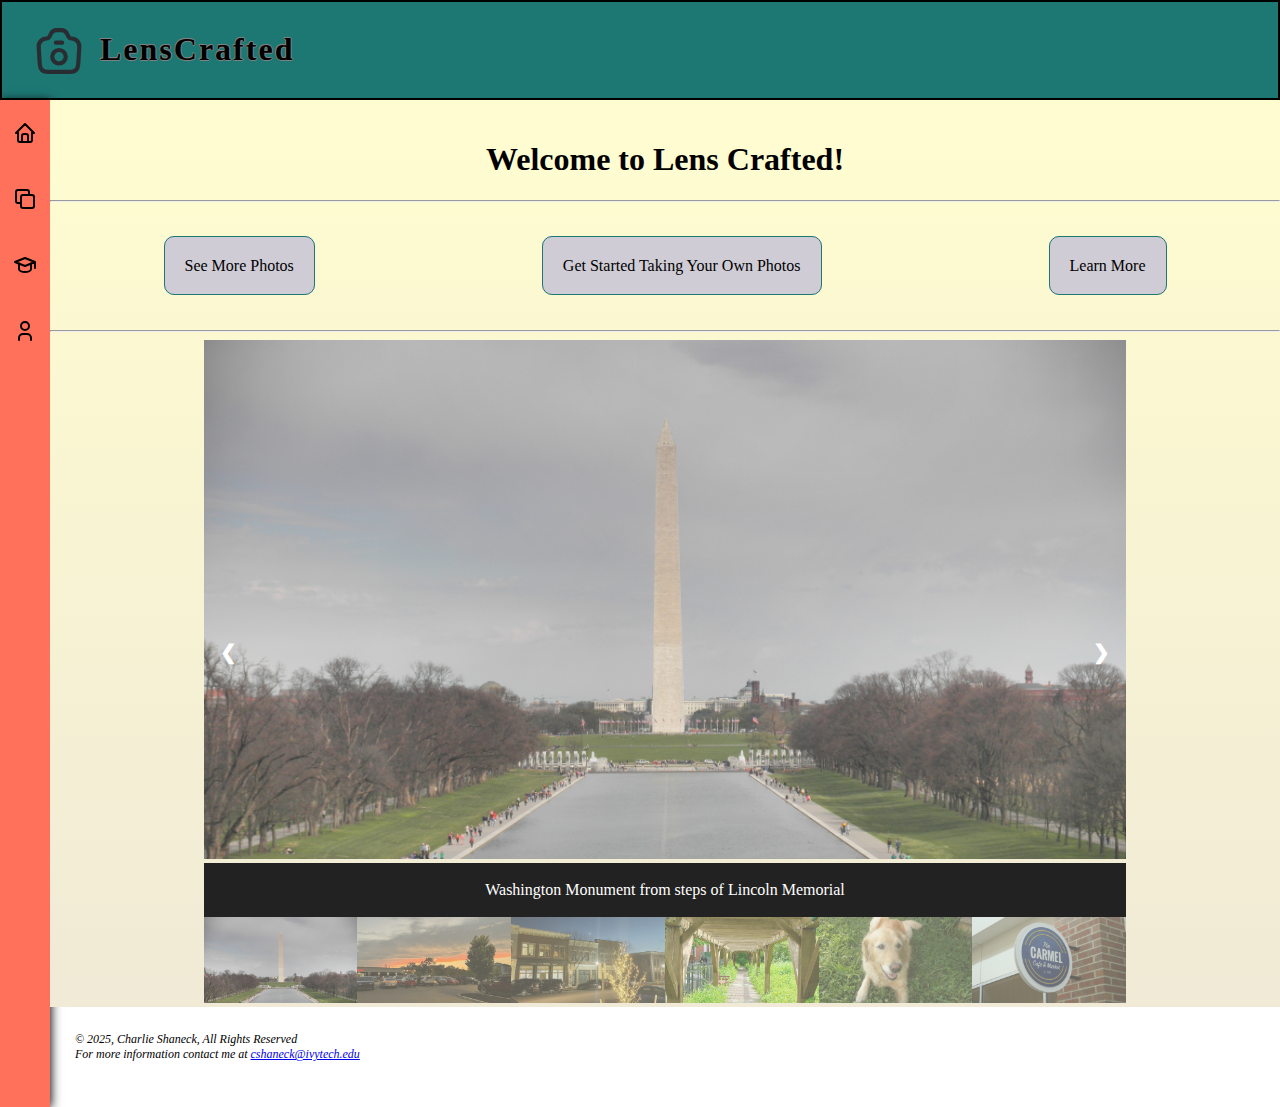
<file: index.html>
<!DOCTYPE html>

<html lang="en">
	<head>
		<title>LensCrafted</title>
		<meta charset="UTF-8">
		<meta name="viewport" content="width=device-width, initial-scale=1.0">
		<link rel="stylesheet" href="lens.css">
		<link rel="icon" type="image/x-icon" href="favicon.ico">
	</head>
	
	<body>
	<div class="grid-container">
		<header><img src="camera.svg" height="50" width="50" alt="logo"><h1>LensCrafted</h1></header>
		<div class="navigation">		
			
			<a href="index.html"><div class="icon"><img src="home.svg" alt="home" height="24" width="24"></div></a>
			
			<a href="gallery.html"><div class="icon"><img src="squares.svg" alt="gallery" height="24" width="24"></div></a>
			
			<a href="tutorials.html"><div class="icon"><img src="school.svg" alt="tutorials" height="24" width="24"></div></a>
			
			<a href="about.html"><div class="icon"><img src="user.svg" alt="about" height="24" width="24"></div></a>
			
		</div>
		
		<main>
			
			<h1 style="text-align:center; padding-top:20px">Welcome to Lens Crafted!</h1>
			<hr>
			<div style="display: flex; flex-direction: row; width: 100%; margin:25px auto; justify-content: space-around; flex-wrap: wrap">
				<div style="margin:30px"><a class="homebutton" href="gallery.html">See More Photos</a></div>
				
				<div style="margin:30px"><a class="homebutton" href="tutorials.html">Get Started Taking Your Own Photos</a></div>
				
				<div style="margin:30px"><a class="homebutton" href="about.html">Learn More</a></div>
			</div>
			<hr>
			<div class="slideshowContainer">
				<div class="homeSlides">
					<img src="dc.jpg" style="width:100%" alt="dc">
				</div>
				
				<div class="homeSlides">
					<img src="sunset.jpeg" style="width:100%" alt="sunset">
				</div>
				
				<div class="homeSlides">
					<img src="moon.jpeg" style="width:100%" alt="moon">
				</div>
				
				<div class="homeSlides">
					<img src="pavilion.jpeg" style="width:100%" alt="pavilion">
				</div>
				
				<div class="homeSlides">
					<img src="dog.jpg" style="width:100%" alt="dog">
				</div>
				
				<div class="homeSlides">
					<img src="sign.jpg" style="width:100%" alt="sign">
				</div>
				
				<a class="prev" onclick="plusSlides(-1)">&#10094;</a>
				<a class="next" onclick="plusSlides(1)">&#10095;</a>
				
				<div class="caption-container">
					<p id=caption></p>
				</div>
				
				<div class="row">
					<div class="column">
						<img class="demo cursor" src="dc.jpg" style="width:100%" onclick="currentSlide(1)" alt="Washington Monument from steps of Lincoln Memorial">
					</div>
					
					<div class="column">
						<img class="demo cursor" src="sunset.jpeg" style="width:100%" onclick="currentSlide(2)" alt="Sunset over Muncie">
					</div>
					
					<div class="column">
						<img class="demo cursor" src="moon.jpeg" style="width:100%" onclick="currentSlide(3)" alt="Christmas Moonrise and the Evening Star">
					</div>
					
					<div class="column">
						<img class="demo cursor" src="pavilion.jpeg" style="width:100%" onclick="currentSlide(4)" alt="Garden Pavilion in summer">
					</div>
					
					<div class="column">
						<img class="demo cursor" src="dog.jpg" style="width:100%" onclick="currentSlide(5)" alt="Golda">
					</div>
					
					<div class="column">
						<img class="demo cursor" src="sign.jpg" style="width:100%" onclick="currentSlide(6)" alt="Carmel High School cafe">
					</div>
				</div>
			</div>
		</main>
		
		<footer>&copy; 2025, Charlie Shaneck, All Rights Reserved <br> For more information contact me at <a href="mailto:cshaneck@ivytech.edu">cshaneck@ivytech.edu</a></footer>
	</div>
	
		<script>
			let slideIndex = 1;
			showSlides(slideIndex);

			function plusSlides(n) {
				showSlides(slideIndex += n);
			}

			function currentSlide(n) {
				showSlides(slideIndex = n);
			}

			function showSlides(n) {
				let i;
				let slides = document.getElementsByClassName("homeSlides");
				let dots = document.getElementsByClassName("demo");
				let captionText = document.getElementById("caption");
				if (n > slides.length) {slideIndex = 1}
				if (n < 1) {slideIndex = slides.length}
				for (i = 0; i < slides.length; i++) {
					slides[i].style.display = "none";
				}
				for (i = 0; i < dots.length; i++) {
					dots[i].className = dots[i].className.replace(" active", "");
				}
				slides[slideIndex-1].style.display = "block";
				dots[slideIndex-1].className += " active";
				captionText.innerHTML = dots[slideIndex-1].alt;
				} 
		</script>
	</body>
	
</html>
</file>
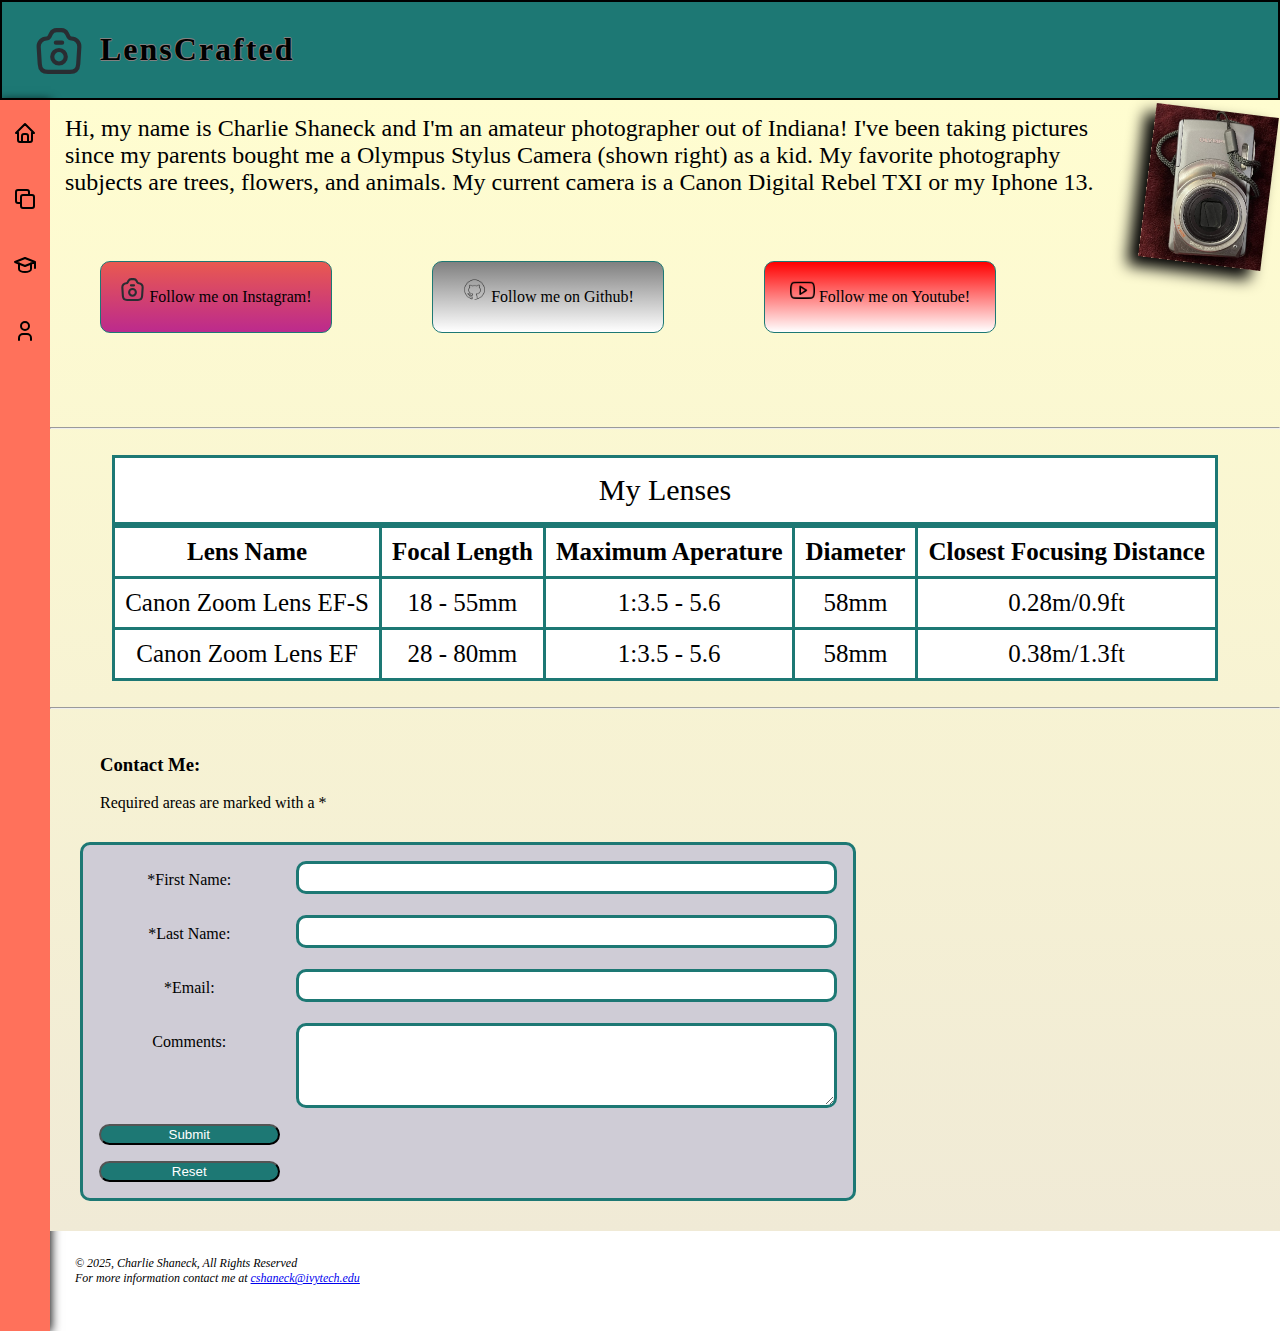
<file: about.html>
<!DOCTYPE html>

<html lang="en">
	<head>
		<title>LensCrafted::About</title>
		<meta charset="UTF-8">
		<meta name="viewport" content="width=device-width, initial-scale=1.0">
		<link rel="stylesheet" href="lens.css">
		<link rel="icon" type="image/x-icon" href="favicon.ico">
	</head>
	
	<body>
	<div class="grid-container">
		<header><img src="camera.svg" height="50" width="50" alt="camera logo"><h1>LensCrafted</h1></header>
		<div class="navigation">		
			<a href="index.html"><div class="icon"><img src="home.svg" alt="home" height="24" width="24"></div></a>
			
			<a href="gallery.html"><div class="icon"><img src="squares.svg" alt="gallery" height="24" width="24"></div></a>
			
			<a href="tutorials.html"><div class="icon"><img src="school.svg" alt="tutorials" height="24" width="24"></div></a>
			
			<a href="about.html"><div class="icon"><img src="user.svg" alt="about" height="24" width="24"></div></a>
		</div>
		
		<main>
			<img src="firstcamera.jpg" width="10%" class="image-right" alt="My first camera">

			<p class="main-content">Hi, my name is Charlie Shaneck and I'm an amateur photographer out of Indiana! I've been taking pictures since my parents bought me a Olympus Stylus Camera (shown right) as a kid. My favorite photography subjects are trees, flowers, and animals. My current camera is a Canon Digital Rebel TXI or my Iphone 13.</p>
			<div style="display: flex;flex-direction: row">
			
				<a target="_blank" href="https://www.instagram.com/charlies_pictures_n_stuff/" style="margin:50px; padding:15px; background: linear-gradient(#e95950 , #bc2a8d );" class="custombutton"><img src="camera.svg" style="width: 25px" alt="camera logo"> Follow me on Instagram!</a>
			
				<a target="_blank" href="https://github.com/shamrockdvpr" style="margin:50px; padding:15px; background: linear-gradient(grey , white );" class="custombutton"><img src="github.png" style="width: 25px" alt="github logo"> Follow me on Github!</a>
			
				<a target="_blank" href="https://www.youtube.com/channel/UCcbICHXz9s_cv-jYDO1ZYEQ" style="margin:50px; padding:15px; background: linear-gradient(red , white );" class="custombutton"><img src="youtube.webp" style="width: 25px" alt="youtube logo"> Follow me on Youtube!</a>
				
			</div>
			<br>
			<br>
			<hr>
			<br>
			<table>
				<caption>My Lenses</caption>
				<tr>
					<th>Lens Name</th>
					<th>Focal Length</th>
					<th>Maximum Aperature</th>
					<th>Diameter</th>
					<th>Closest Focusing Distance</th>
				</tr>
				<tr>
					<td>Canon Zoom Lens EF-S</td>
					<td>18 - 55mm</td>
					<td>1:3.5 - 5.6</td>
					<td>58mm</td>
					<td>0.28m/0.9ft</td>
				</tr>
				
				<tr>
					<td>Canon Zoom Lens EF</td>
					<td>28 - 80mm</td>
					<td>1:3.5 - 5.6</td>
					<td>58mm</td>
					<td>0.38m/1.3ft</td>
				</tr>
			</table>
			<br>
			<hr>
			<br>
			<h3 style="padding-left: 50px">Contact Me:</h3>
			<p style="margin-left:50px">Required areas are marked with a *</p>
		
			
			<form action="https://formsubmit.co/charlesshaneck@gmail.com" method="POST" >
				<label for="MyFName">*First Name:</label>
				<input type="text" id="MyFName" name="First Name:" required>
				<label for="MyLName">*Last Name:</label>
				<input type="text" id="MyLName" name="Last Name:" required>
				<label for="MyEmail">*Email:</label>
				<input type="email" id="MyEmail" name="Email:" required>
				<label for="MyComments">Comments:</label>
				<textarea id="MyComments" name="My Comments:"></textarea>
				<button type="submit">Submit</button>
				<div></div>
				<button>Reset</button>
				<input type="hidden" name="_next" value="https://shamrockdvpr.github.io/lenscrafted/results.html">
			</form>
		</main>
		<footer>&copy; 2025, Charlie Shaneck, All Rights Reserved <br> For more information contact me at <a href="mailto:cshaneck@ivytech.edu">cshaneck@ivytech.edu</a></footer>
	</div>
	</body>
	
</html>
</file>
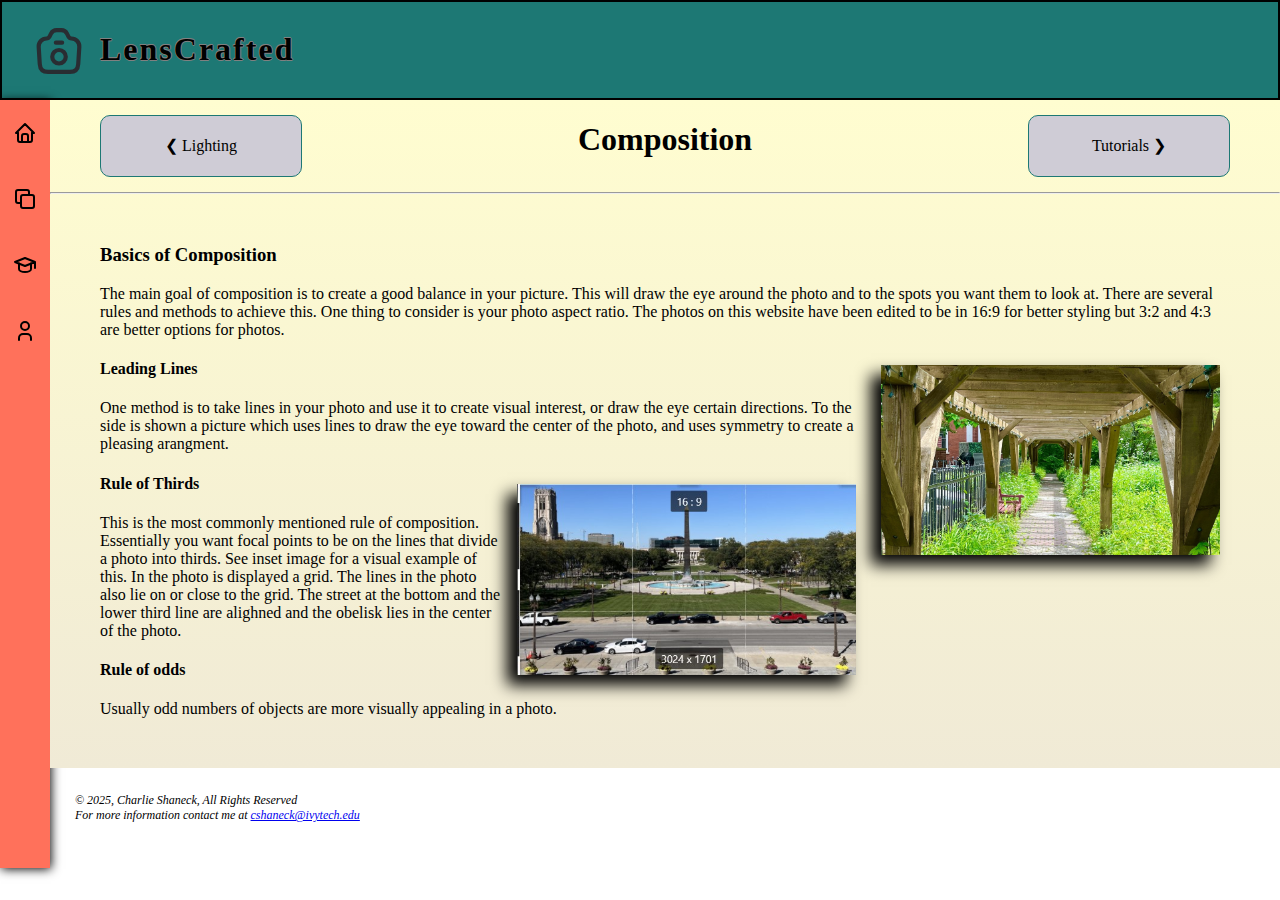
<file: composition.html>
<!DOCTYPE html>

<html lang="en">
	<head>
		<title>LensCrafted::Compositon</title>
		<meta charset="UTF-8">
		<meta name="viewport" content="width=device-width, initial-scale=1.0">
		<link rel="stylesheet" href="lens.css">
		<link rel="icon" type="image/x-icon" href="favicon.ico">
	</head>
	
	<body>
	<div class="grid-container">
		<header><img src="camera.svg" height="50" width="50" alt="logo"><h1>LensCrafted</h1></header>
		<div class="navigation">		
			<a href="index.html"><div class="icon"><img src="home.svg" alt="home" height="24" width="24"></div></a>
			
			<a href="gallery.html"><div class="icon"><img src="squares.svg" alt="gallery" height="24" width="24"></div></a>
			
			<a href="tutorials.html"><div class="icon"><img src="school.svg" alt="tutorials" height="24" width="24"></div></a>
			
			<a href="about.html"><div class="icon"><img src="user.svg" alt="about" height="24" width="24"></div></a>
		</div>
		
		<main>
			<div>
				<a class="custombutton" style="float:left" href="lighting.html">&#10094; Lighting</a>
			</div>
			
			<div>
				<a class="custombutton" style="float:right" href="tutorials.html">Tutorials &#10095;</a>
			</div>
			
			<h1 style="text-align: center">Composition</h1>
			
			<hr style="clear: both">
			
			<div style="margin:50px">
				<h3>Basics of Composition</h3>
				<p>The main goal of composition is to create a good balance in your picture. This will draw the eye around the photo and to the spots you want them to look at. There are several rules and methods to achieve this. One thing to consider is your photo aspect ratio. The photos on this website have been edited to be in 16:9 for better styling but 3:2 and 4:3 are better options for photos.</p>
				
				<img src="pavilion.jpeg" alt="Garden Pavilion" class="tutorialImage" style="width: 30%; float:right">	
				<h4>Leading Lines</h4>
				<p>One method is to take lines in your photo and use it to create visual interest, or draw the eye certain directions. To the side is shown a picture which uses lines to draw the eye toward the center of the photo, and uses symmetry to create a pleasing arangment.</p>
				
				<img src="thirds.jpg" alt="Rule of thirds example" class="tutorialImage" style="width:30%; float: right; margin: 15px">				
				<h4>Rule of Thirds</h4>
				<p>This is the most commonly mentioned rule of composition. Essentially you want focal points to be on the lines that divide a photo into thirds. See inset image for a visual example of this. In the photo is displayed a grid. The lines in the photo also lie on or close to the grid. The street at the bottom and the lower third line are alighned and the obelisk lies in the center of the photo.</p>
				
				<h4>Rule of odds</h4>
				<p>Usually odd numbers of objects are more visually appealing in a photo.</p>
			</div>
			
		</main>
		
		<footer>&copy; 2025, Charlie Shaneck, All Rights Reserved <br> For more information contact me at <a href="mailto:cshaneck@ivytech.edu">cshaneck@ivytech.edu</a></footer>
	</div>
	</body>
	
</html>
</file>
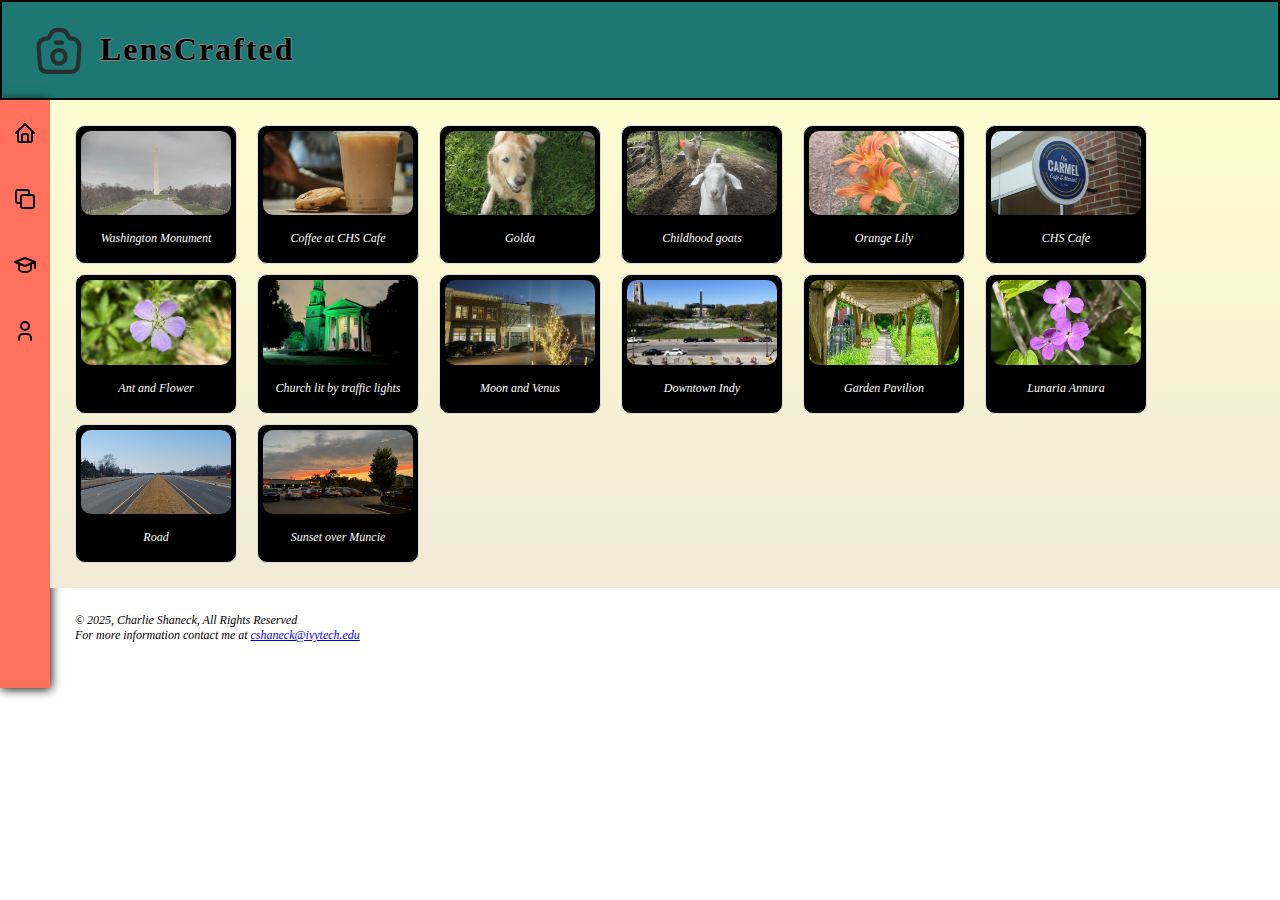
<file: gallery.html>
<!DOCTYPE html>

<html lang="en">
	<head>
		<title>LensCrafted::Gallery</title>
		<meta charset="UTF-8">
		<meta name="viewport" content="width=device-width, initial-scale=1.0">
		<link rel="stylesheet" href="lens.css">
		<link rel="icon" type="image/x-icon" href="favicon.ico">
		<script>
		
		function openModal(){
			document.getElementById("myModal").style.display = "block";
		}
		
		function closeModal(){
			document.getElementById("myModal").style.display = "none";
		}
		
		var slideIndex = 1;
		
		showSlides(slideIndex);
		
		function plusSlides(n){
			showSlides(slideIndex += n)
		}
		
		function currentSlide(n){
			showSlides(slideIndex = n);
		}
		
		function showSlides(n){
			var i;
			var slides = document.getElementsByClassName("mySlides");
			
			if (n > slides.length) {slideIndex = 1}
			if (n < 1) {slideIndex = slides.length}
			for (i = 0; i < slides.length; i++){
				slides[i].style.display = "none";
			}
			slides[slideIndex-1].style.display = "block";
		}
		</script>
		
	</head>
	
	<body>
	<div class="grid-container">
		<header><img src="camera.svg" height="50" width="50" alt="logo"><h1>LensCrafted</h1></header>
		<div class="navigation">
			<a href="index.html"><div class="icon"><img src="home.svg" alt="home" height="24" width="24"></div></a>
			
			<a href="gallery.html"><div class="icon"><img src="squares.svg" alt="gallery" height="24" width="24"></div></a>
			
			<a href="tutorials.html"><div class="icon"><img src="school.svg" alt="tutorials" height="24" width="24"></div></a>
			
			<a href="about.html"><div class="icon"><img src="user.svg" alt="about" height="24" width="24"></div></a>
		</div>
		
		<main>
			<div class="photo-gallery">
			
			<div class="photo-thumb">
				<img src="dc.jpg" alt="dc" style="width:150px" onclick="openModal();currentSlide(1)">
				<p>Washington Monument</p>
			</div>
			
			<div class="photo-thumb">
				<img src="coffee.jpg" alt="coffee" style="width:150px" onclick="openModal();currentSlide(2)">
				<p>Coffee at CHS Cafe</p>
			</div>
			
			<div class="photo-thumb">
				<img src="dog.jpg" alt="dog" style="width:150px" onclick="openModal();currentSlide(3)">
				<p>Golda</p>
			</div>

			<div class="photo-thumb">
				<img src="goat.JPG" alt="goat" style="width:150px" onclick="openModal();currentSlide(4)">
				<p>Childhood goats</p>
			</div>

			<div class="photo-thumb">
				<img src="orange_flower.jpg" alt="orange flower" style="width:150px" onclick="openModal();currentSlide(5)">
				<p>Orange Lily</p>
			</div>
			
			<div class="photo-thumb">
				<img src="sign.jpg" alt="Cafe Sign" style="width:150px" onclick="openModal();currentSlide(6)">
				<p>CHS Cafe</p>
			</div>
			
			<div class="photo-thumb">
				<img src="ant_flower.jpeg" alt="Ant and a flower" style="width:150px" onclick="openModal();currentSlide(7)">
				<p>Ant and Flower</p>
			</div>
			
			<div class="photo-thumb">
				<img src="church.jpeg" alt="Church lit by green light" style="width:150px" onclick="openModal();currentSlide(8)">
				<p>Church lit by traffic lights</p>
			</div>
			
			<div class="photo-thumb">
				<img src="moon.jpeg" alt="Moon over town" style="width:150px" onclick="openModal();currentSlide(9)">
				<p>Moon and Venus</p>
			</div>
			
			<div class="photo-thumb">
				<img src="obelisk.jpeg" alt="Downtown Indianapolis" style="width:150px" onclick="openModal();currentSlide(10)">
				<p>Downtown Indy</p>
			</div>
			
			<div class="photo-thumb">
				<img src="pavilion.jpeg" alt="Pavilion" style="width:150px" onclick="openModal();currentSlide(11)">
				<p>Garden Pavilion</p>
			</div>
			
			<div class="photo-thumb">
				<img src="purp_flower.jpeg" alt="Purple Flower" style="width:150px" onclick="openModal();currentSlide(12)">
				<p>Lunaria Annura</p>
			</div>
			
			<div class="photo-thumb">
				<img src="road.jpeg" alt="Road" style="width:150px" onclick="openModal();currentSlide(13)">
				<p>Road</p>
			</div>
			
			<div class="photo-thumb">
				<img src="sunset.jpeg" alt="Sunset" style="width:150px" onclick="openModal();currentSlide(14)">
				<p>Sunset over Muncie</p>
			</div>
			</div>
			
			
			<div id="myModal" class="modal">
				
				<span class="close cursor" onclick="closeModal()">&times;</span>
				<div class="modal-content">
				
					<div class="mySlides">
						<img src="dc.jpg" style="width:100%">
					</div>
					
					<div class="mySlides">
						<img src="coffee.jpg" style="width:100%">
					</div>
					
					<div class="mySlides">
						<img src="dog.jpg" style="width:100%">
					</div>
					
					<div class="mySlides">
						<img src="goat.JPG" style="width:100%">
					</div>
					
					<div class="mySlides">
						<img src="orange_flower.jpg" style="width:100%">
					</div>
					
					<div class="mySlides">
						<img src="sign.jpg" style="width:100%">
					</div>
					
					<div class="mySlides">
						<img src="ant_flower.jpeg" style="width:100%">
					</div>
					
					<div class="mySlides">
						<img src="church.jpeg" style="width:100%">
					</div>
					
					<div class="mySlides">
						<img src="moon.jpeg" style="width:100%">
					</div>
					
					<div class="mySlides">
						<img src="obelisk.jpeg" style="width:100%">
					</div>
					
					<div class="mySlides">
						<img src="pavilion.jpeg" style="width:100%">
					</div>
					
					<div class="mySlides">
						<img src="purp_flower.jpeg" style="width:100%">
					</div>
					
					<div class="mySlides">
						<img src="road.jpeg" style="width:100%">
					</div>
					
					<div class="mySlides">
						<img src="sunset.jpeg" style="width:100%">
					</div>
				</div>
				
				<a class="prev" onclick="plusSlides(-1)">&#10094;</a>
				<a class="next" onclick="plusSlides(1)">&#10095;</a>
				
				<div class="caption-container">
					<p id="caption"></p>
				</div>
			</div>
		</main>
		
		<footer>&copy; 2025, Charlie Shaneck, All Rights Reserved <br> For more information contact me at <a href="mailto:cshaneck@ivytech.edu">cshaneck@ivytech.edu</a></footer>
	</div>
	</body>
	
</html>
</file>
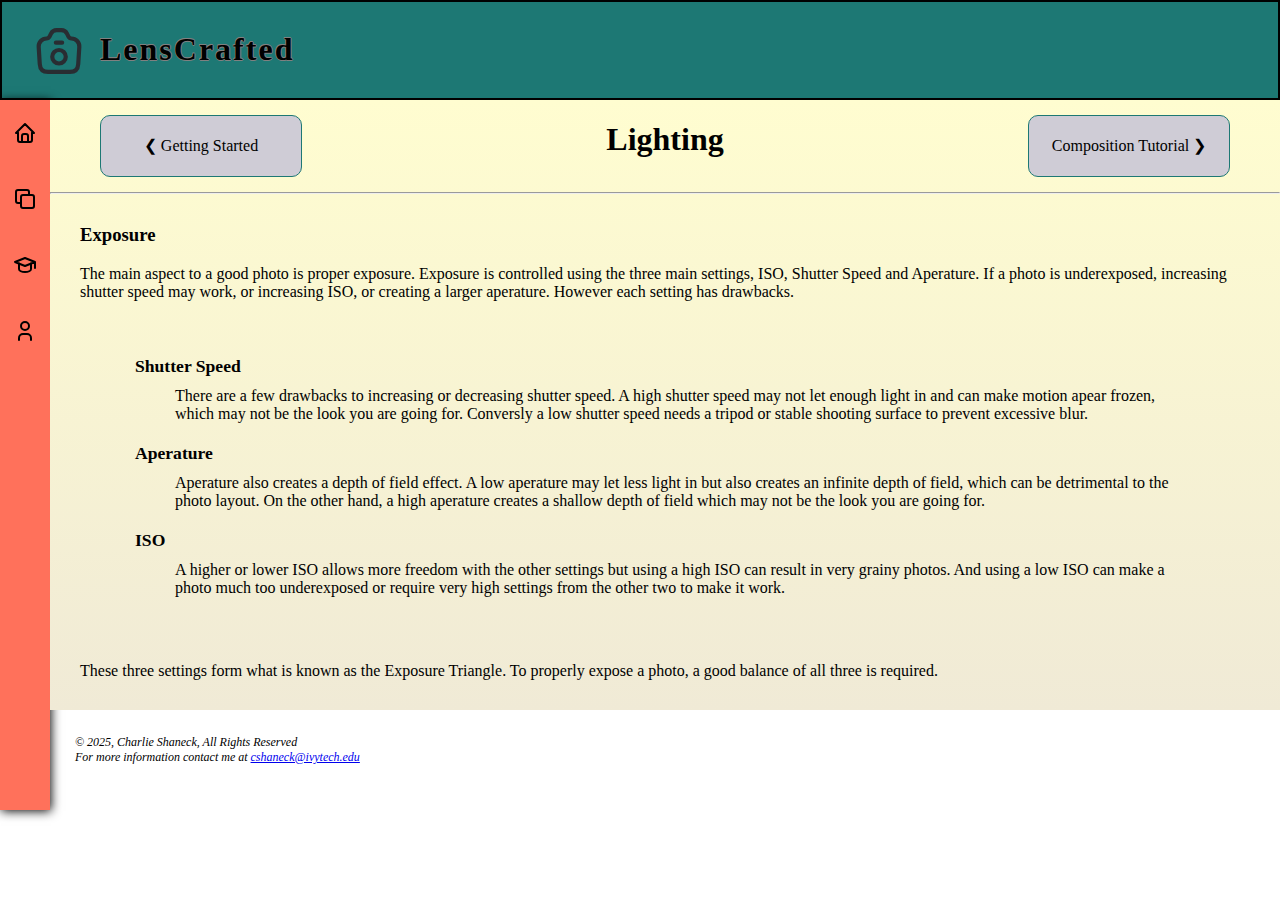
<file: lighting.html>
<!DOCTYPE html>

<html lang="en">
	<head>
		<title>LensCrafted::Lighting</title>
		<meta charset="UTF-8">
		<meta name="viewport" content="width=device-width, initial-scale=1.0">
		<link rel="stylesheet" href="lens.css">
		<link rel="icon" type="image/x-icon" href="favicon.ico">
	</head>
	
	<body>
	<div class="grid-container">
		<header><img src="camera.svg" height="50" width="50" alt="logo"><h1>LensCrafted</h1></header>
		<div class="navigation">		
			<a href="index.html"><div class="icon"><img src="home.svg" alt="home" height="24" width="24"></div></a>
			
			<a href="gallery.html"><div class="icon"><img src="squares.svg" alt="gallery" height="24" width="24"></div></a>
			
			<a href="tutorials.html"><div class="icon"><img src="school.svg" alt="tutorials" height="24" width="24"></div></a>
			
			<a href="about.html"><div class="icon"><img src="user.svg" alt="about" height="24" width="24"></div></a>
		</div>
		
		<main>
			<div>
				<a class="custombutton" style="float:left" href="started.html">&#10094; Getting Started</a>
			</div>
			
			<div>
				<a class="custombutton" style="float:right" href="composition.html">Composition Tutorial &#10095;</a>
			</div>
			
			<h1 style="text-align: center">Lighting</h1>
			
			<hr style="clear: both">
			
			<div style="margin: 30px">
				<h3>Exposure</h3>
				<p>The main aspect to a good photo is proper exposure. Exposure is controlled using the three main settings, ISO, Shutter Speed and Aperature. If a photo is underexposed, increasing shutter speed may work, or increasing ISO, or creating a larger aperature. However each setting has drawbacks.</p>
				
				<dl>
					<dt>Shutter Speed</dt>
					<dd>There are a few drawbacks to increasing or decreasing shutter speed. A high shutter speed may not let enough light in and can make motion apear frozen, which may not be the look you are going for. Conversly a low shutter speed needs a tripod or stable shooting surface to prevent excessive blur.<dd>
					
					<dt>Aperature</dt>
					<dd>Aperature also creates a depth of field effect. A low aperature may let less light in but also creates an infinite depth of field, which can be detrimental to the photo layout. On the other hand, a high aperature creates a shallow depth of field which may not be the look you are going for.<dd>
					
					<dt>ISO</dt>
					<dd>A higher or lower ISO allows more freedom with the other settings but using a high ISO can result in very grainy photos. And using a low ISO can make a photo much too underexposed or require very high settings from the other two to make it work.<dd>
				</dl>
				
				<p>These three settings form what is known as the Exposure Triangle. To properly expose a photo, a good balance of all three is required.
			</div>
			
		</main>
		
		<footer>&copy; 2025, Charlie Shaneck, All Rights Reserved <br> For more information contact me at <a href="mailto:cshaneck@ivytech.edu">cshaneck@ivytech.edu</a></footer>
	</div>
	</body>
	
</html>
</file>
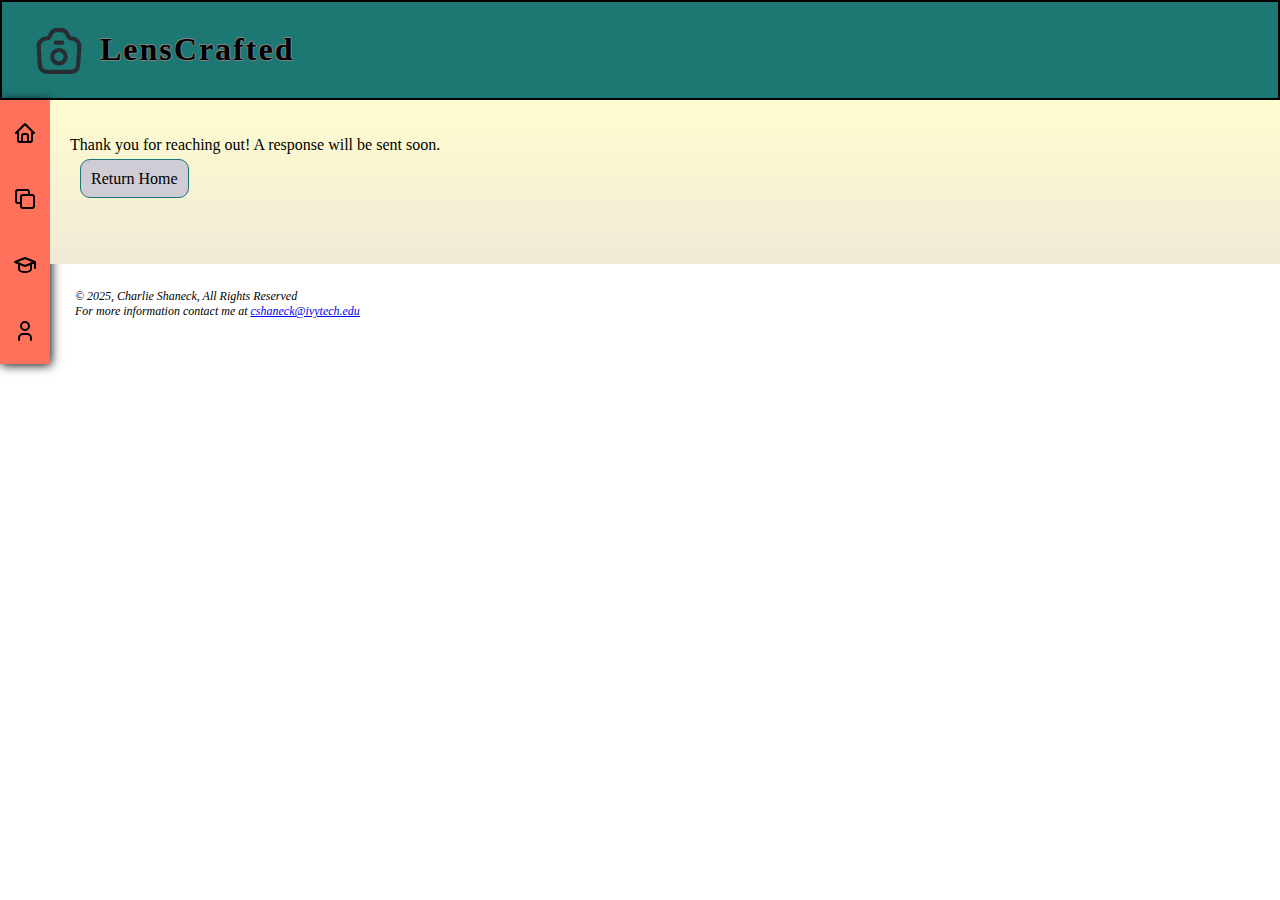
<file: results.html>
<!DOCTYPE html>

<html lang="en">
	<head>
		<title>LensCrafted::Lighting</title>
		<meta charset="UTF-8">
		<meta name="viewport" content="width=device-width, initial-scale=1.0">
		<link rel="stylesheet" href="lens.css">
		<link rel="icon" type="image/x-icon" href="favicon.ico">
	</head>
	
	<body>
	<div class="grid-container">
		<header><img src="camera.svg" height="50" width="50" alt="logo"><h1>LensCrafted</h1></header>
		<div class="navigation">		
			<a href="index.html"><div class="icon"><img src="home.svg" alt="home" height="24" width="24"></div></a>
			
			<a href="gallery.html"><div class="icon"><img src="squares.svg" alt="gallery" height="24" width="24"></div></a>
			
			<a href="tutorials.html"><div class="icon"><img src="school.svg" alt="tutorials" height="24" width="24"></div></a>
			
			<a href="about.html"><div class="icon"><img src="user.svg" alt="about" height="24" width="24"></div></a>
		</div>
		
		<main style="padding:20px">
			<p>Thank you for reaching out! A response will be sent soon.</p>
			<div style="margin:auto" ><a href="index.html" style="padding:10px" class="homebutton">Return Home</a></div>
			
		</main>
		
		<footer>&copy; 2025, Charlie Shaneck, All Rights Reserved <br> For more information contact me at <a href="mailto:cshaneck@ivytech.edu">cshaneck@ivytech.edu</a></footer>
	</div>
	</body>
	
</html>
</file>
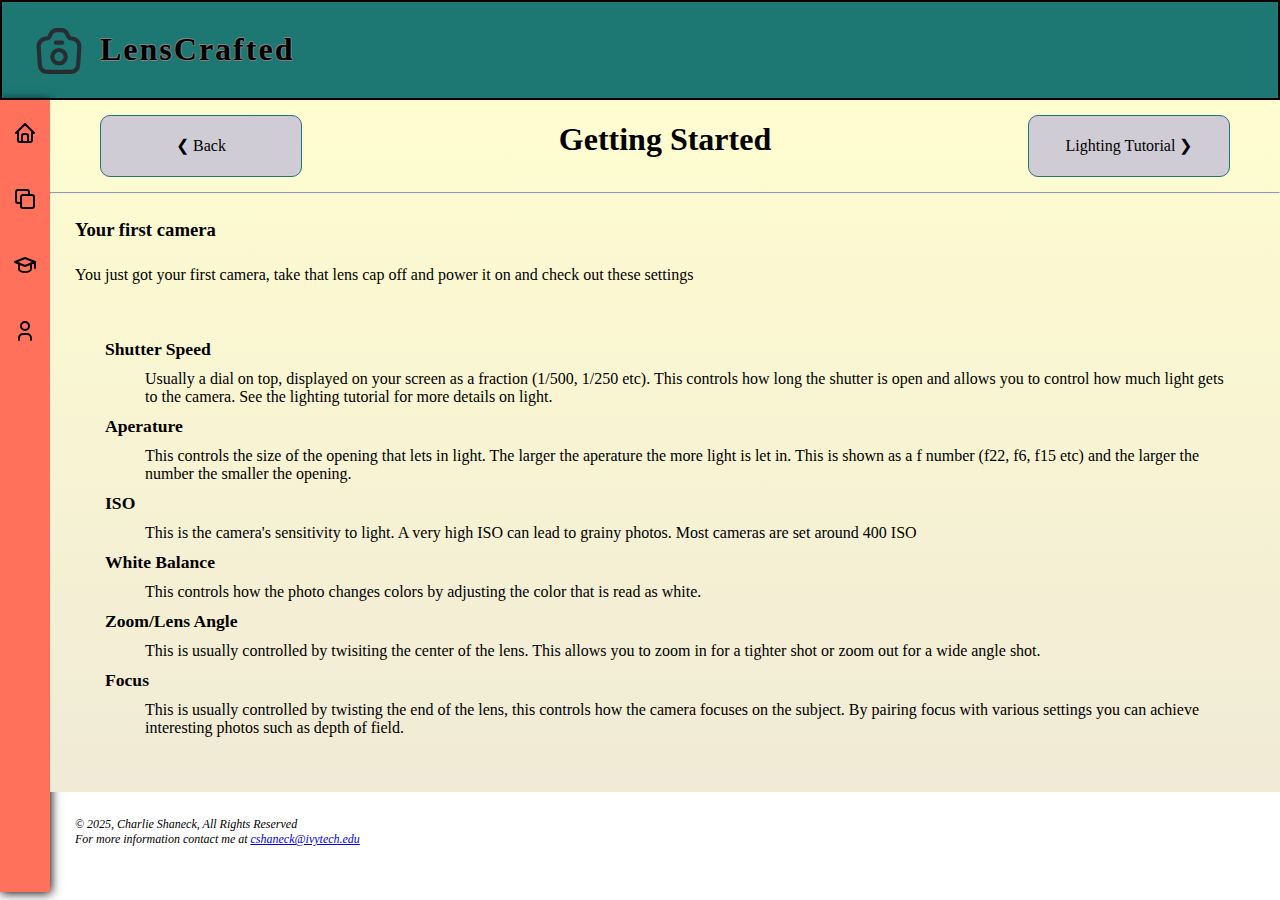
<file: started.html>
<!DOCTYPE html>

<html lang="en">
	<head>
		<title>LensCrafted::GettingStarted</title>
		<meta charset="UTF-8">
		<meta name="viewport" content="width=device-width, initial-scale=1.0">
		<link rel="stylesheet" href="lens.css">
		<link rel="icon" type="image/x-icon" href="favicon.ico">
	</head>
	
	<body>
	<div class="grid-container">
		<header><img src="camera.svg" height="50" width="50" alt="logo"><h1>LensCrafted</h1></header>
		<div class="navigation">		
			<a href="index.html"><div class="icon"><img src="home.svg" alt="home" height="24" width="24"></div></a>
			
			<a href="gallery.html"><div class="icon"><img src="squares.svg" alt="gallery" height="24" width="24"></div></a>
			
			<a href="tutorials.html"><div class="icon"><img src="school.svg" alt="tutorials" height="24" width="24"></div></a>
			
			<a href="about.html"><div class="icon"><img src="user.svg" alt="about" height="24" width="24"></div></a>
		</div>
		
		<main>
			<div>
				<a class="custombutton" style="float:left" href="tutorials.html">&#10094; Back</a>
			</div>
			
			<div>
				<a class="custombutton" style="float:right" href="lighting.html">Lighting Tutorial &#10095;</a>
			</div>
			
			<h1 style="text-align: center">Getting Started</h1>
			
			<hr style="clear: both">
			
			<h3 style="margin: 25px">Your first camera</h3>
			<p style="margin: 25px">You just got your first camera, take that lens cap off and power it on and check out these settings</p>
			
			<dl>
			
				<dt>Shutter Speed </dt>
				<dd>Usually a dial on top, displayed on your screen as a fraction (1/500, 1/250 etc). This controls how long the shutter is open and allows you to control how much light gets to the camera. See the lighting tutorial for more details on light.</dd>
				
				<dt>Aperature</dt>
				<dd>This controls the size of the opening that lets in light. The larger the aperature the more light is let in. This is shown as a f number (f22, f6, f15 etc) and the larger the number the smaller the opening.</dd>
				
				<dt>ISO</dt>
				<dd>This is the camera's sensitivity to light. A very high ISO can lead to grainy photos. Most cameras are set around 400 ISO</dd>
				
				<dt>White Balance</dt>
				<dd>This controls how the photo changes colors by adjusting the color that is read as white.</dd>
				
				<dt>Zoom/Lens Angle</dt>
				<dd>This is usually controlled by twisiting the center of the lens. This allows you to zoom in for a tighter shot or zoom out for a wide angle shot.</dd>
				
				<dt>Focus</dt>
				<dd>This is usually controlled by twisting the end of the lens, this controls how the camera focuses on the subject. By pairing focus with various settings you can achieve interesting photos such as depth of field.</dd>
			</dl>
			
		</main>
		
		<footer>&copy; 2025, Charlie Shaneck, All Rights Reserved <br> For more information contact me at <a href="mailto:cshaneck@ivytech.edu">cshaneck@ivytech.edu</a></footer>
	</div>
	</body>
	
</html>
</file>
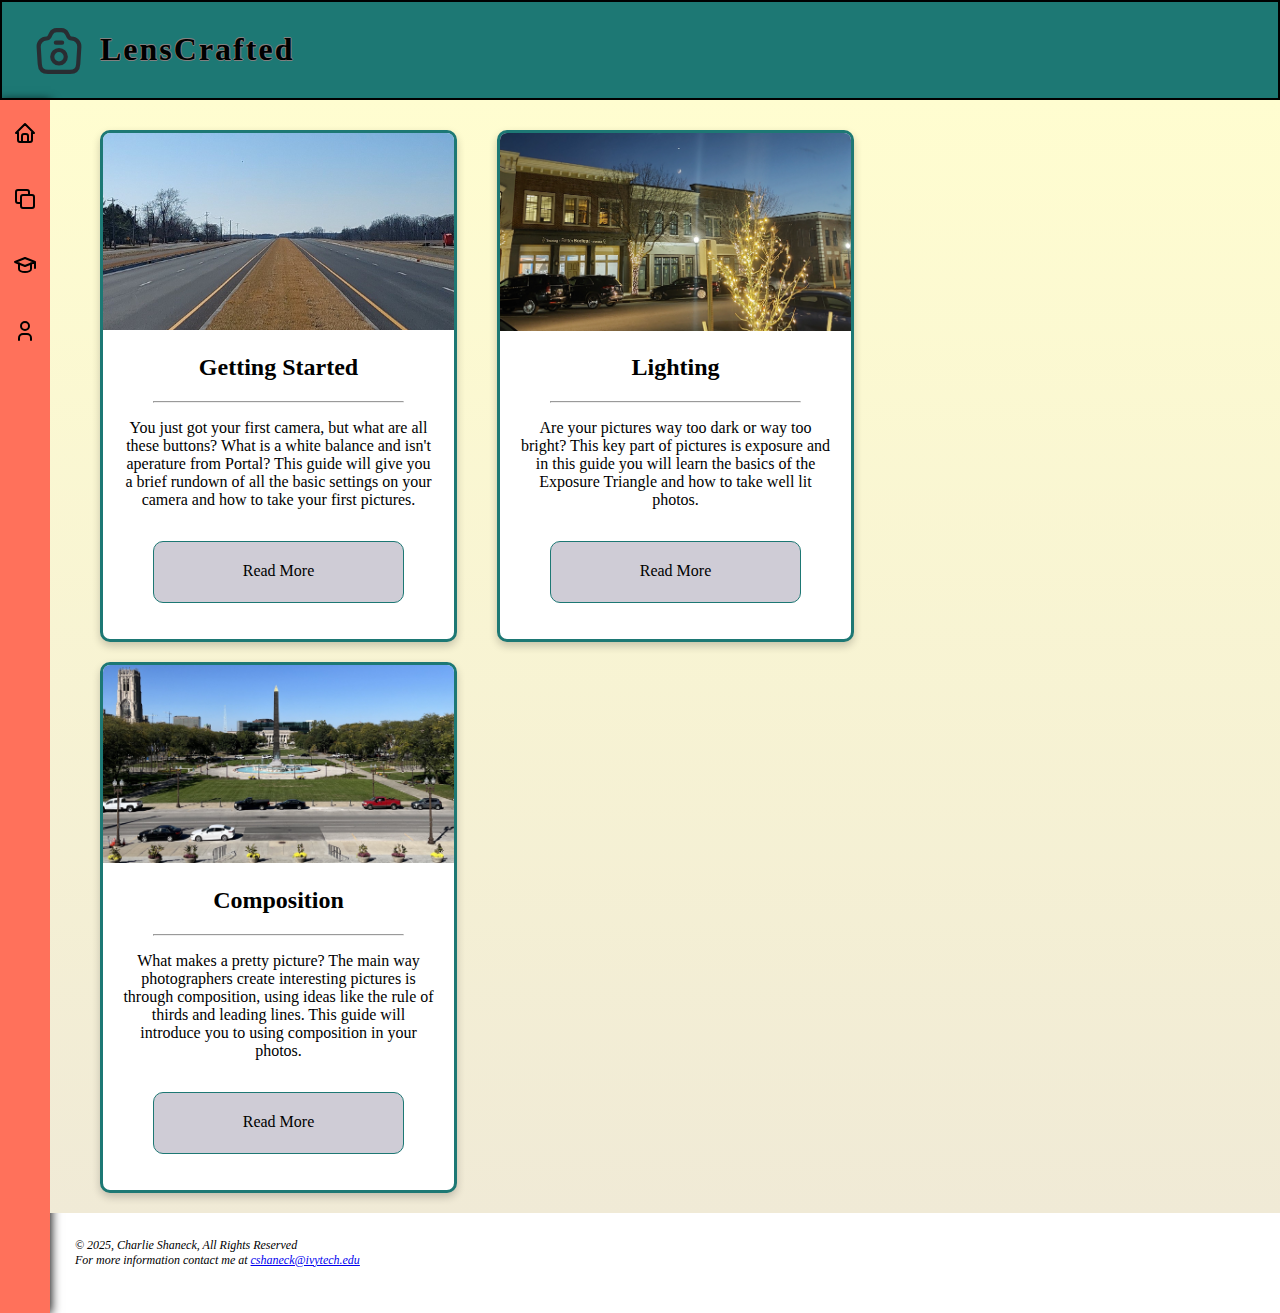
<file: tutorials.html>
<!DOCTYPE html>

<html lang="en">
	<head>
		<title>LensCrafted::Tutorials</title>
		<meta charset="UTF-8">
		<meta name="viewport" content="width=device-width, initial-scale=1.0">
		<link rel="stylesheet" href="lens.css">
		<link rel="icon" type="image/x-icon" href="favicon.ico">
		
	</head>
	
	<body>
	<div class="grid-container">
		<header><img src="camera.svg" height="50" width="50" alt="logo"><h1>LensCrafted</h1></header>
		<div class="navigation">		
			<a href="index.html"><div class="icon"><img src="home.svg" alt="home" height="24" width="24"></div></a>
			
			<a href="gallery.html"><div class="icon"><img src="squares.svg" alt="gallery" height="24" width="24"></div></a>
			
			<a href="tutorials.html"><div class="icon"><img src="school.svg" alt="tutorials" height="24" width="24"></div></a>
			
			<a href="about.html"><div class="icon"><img src="user.svg" alt="about" height="24" width="24"></div></a>
		</div>
		
		<main>
			<div class="tutorialContainer">
				<a href="started.html">
					<div class="tutorial">
						<img src="road.jpeg" width="100%">
						<div class="textcontainer">
							<h2>Getting Started</h2>
							<hr style="width:80%">
							<p>You just got your first camera, but what are all these buttons? What is a white balance and isn't aperature from Portal? This guide will give you a brief rundown of all the basic settings on your camera and how to take your first pictures.</p>
							<p class="mybutton">Read More</p>
						</div>
					</div>
				</a>
				
				<a href="lighting.html">
					<div class="tutorial">
						<img src="moon.jpeg" width="100%">
						<div class="textcontainer">
							<h2>Lighting</h2>
							<hr style="width:80%">
							<p>Are your pictures way too dark or way too bright? This key part of pictures is exposure and in this guide you will learn the basics of the Exposure Triangle and how to take well lit photos.</p>
							<p class="mybutton">Read More</p>
						</div>
					</div>
				</a>
				
				<a href="composition.html">
					<div class="tutorial">
						<img src="obelisk.jpeg" width="100%">
						<div class="textcontainer">
							<h2>Composition</h2>
							<hr style="width:80%">
							<p>What makes a pretty picture? The main way photographers create interesting pictures is through composition, using ideas like the rule of thirds and leading lines. This guide will introduce you to using composition in your photos.</p>
							<p class="mybutton">Read More</p>
						</div>
					</div>
				</a>
			
			</div>
		</main>
		
		<footer>&copy; 2025, Charlie Shaneck, All Rights Reserved <br> For more information contact me at <a href="mailto:cshaneck@ivytech.edu">cshaneck@ivytech.edu</a></footer>
	</div>
	</body>
	
</html>
</file>
<file: lens.css>
html, body {margin:0;}

.grid-container{
	display: grid;
	grid-template-rows: 100px 50px auto 100px;
	grid-template-areas:
		"header"
		"nav"
		"content"
		"footer"
}

.navigation {
	background-color: #FF715B;
	grid-area: nav;
	box-shadow: 1px 1px 10px black;
}

main {grid-area: content; background: linear-gradient(#FFFDD0,#F0EAD6);}
footer {
	grid-area: footer; 
	margin: 25px;
	font-style: italic;
	font-size: 0.75em;	
}
	
.icon {
	width: 50px; 
	text-align: center;
	padding-top: 1em;
}

.icon img {
	padding: 5px;
}


	
header{
	padding:1em;
	padding-top:0.5em;
	color: #000000;
	background-color: #1D7874;
	border: 2px solid black;
	letter-spacing: 2px;
	grid-area: header;
	text-shadow: 0.05em 0 grey, 0 0.05em grey, -0.05em 0 grey, 0 -0.05em grey, -0.05em -0.05em grey;
	box-shadow: 0px 1px 10px black;
}
header img {float: left; text-align: center; padding: 1em}

.main-content {
	margin: 15px;
	font-size: 1.5em;
}

.image-right {
	float: right; 
	margin: 10px;
	box-shadow: -10px 10px 15px black;
	transform: rotate(7deg);
}

.tutorialImage{
	margin: 10px;
	box-shadow: -10px 10px 15px black;
}

table, th, td {
	border: 3px solid #1D7874;
	border-collapse: collapse;
	font-size: 1.25em;
	padding: 10px;
	text-align: center;
	background-color: white;
}

table {margin: auto; overflow-x: auto}
caption{
	border: 3px solid #1D7874;
	font-size: 1.5em;
	padding: 0.5em;
	background-color: white;
}
	
form {
	margin: 30px;
	display: flex; 
	flex-direction:column; 
	padding-left: 1em; 
	width: 80%;
}

input textarea{margin-bottom: 0.5em}

dl {margin: 50px}
dt {font-weight: bold; font-size: 1.1em; padding: 5px}
dd {padding: 5px}

.photo-thumb {
	border: 1px solid #dddddd;
	border-radius: 10px;
	padding: 5px;
	width: 150px;
	text-align: center;
	background-color: black;
 }
 
 .photo-thumb p {
	 font-size: 0.75em;
	 font-style: italic;
	 color: white;
 }
 
 .photo-thumb img{border-radius: 10px}

.photo-gallery{
	display: flex;
	flex-direction: row;
	flex-wrap: wrap;
	gap: 10px 20px;
	margin: 25px;
}
.photo-thumb:hover{box-shadow: 0 0 5px 2.5px #1D7874;cursor:pointer}



.photo-gallery:after{
	content: "";
	display: table;
	clear: both;
}

.modal {
	display: none;
	position: fixed;
	z-index: 1;
	padding-top: 50px;
	left: 0;
	top: 0;
	width: 100%;
	height: 100%;
	overflow: auto;
	background-color: black;
}

.modal-content {
	position: relative;
	background-color: #fefefe;
	margin: auto;
	padding: 0;
	width: 75%;
	max-width: 1200px;
}

.modal-content {
  animation-name: zoom;
  animation-duration: 1.5s;
}

@keyframes zoom {
  from {transform:scale(0)}
  to {transform:scale(1)}
}

.close{
	color: white;
	position: absolute;
	top: 10px;
	right: 25px;
	font-size: 35px;
	font-weight: bold;
	padding: 10px 25px;
}

.close:hover, .close:focus {
	color: #999; 
	text-decoration: none; 
	cursor: pointer;
	background-color: rgba(255, 113, 91, 0.8);
	border-radius: 25px;
}

.mySlides {
	display: none;
}

.prev, .next {
	cursor: pointer;
	position: absolute;
	top: 50%;
	width: auto;
	padding: 16px;
	margin-top: -50px;
	color: white;
	font-weight: bold;
	font-size: 20px;
	transition: 0.6s ease;
	border-radius: 0 3px 3px 0;
	user-select: none;
	-webkit-user-select: none;
}

.next{
	right: 0;
	border-radius: 3px 0 0 3px;
}

.prev:hover, .next:hover {background-color: rgba(255, 113, 91, 0.8);}

.caption-container {
	text-align: center;
	background-color: black;
	padding: 2px 16px;
	color: white;
}

input[type=text], input[type=email], textarea{
	border-radius: 10px;
	border: 3px solid #1D7874;
}

input[type=text], input[type=email]{
	height: 25px;
}
textarea {
	height: 75px;
}

input[type=text]:focus, input[type=email]:focus, textarea:focus{
	border: 3px solid #4B3B47;
}
label {text-align: center; padding: 10px;}

button {
	border-radius: 25px;
	background-color: #1D7874;
	color: white;
}
button:hover {
	background-color: #4B3B47;
	cursor: pointer;
}

form{
	border: 3px solid #1D7874;
	padding: 1em;
	border-radius: 10px;
	background-color: #CFCCD6;
	}

.tutorialContainer{
	margin: 30px;
}	

.tutorialContainer a {text-decoration: none; color: black;}

.tutorial {
	float: left;
	width: 30%;
	margin: 20px;
	margin-top: 0px;
	border: 3px solid #1D7874;
	box-shadow: 0 4px 8px 0 rgba(0, 0, 0, 0.2);
	text-align: center;
	border-radius: 10px;
	background-color: white;
}

.tutorial img {border-radius: 7px 7px 0 0}

.tutorial:hover{
	box-shadow: 0 8px 16px 0 rgba(0, 0, 0, 0.5);
	border-radius: 15px;
}

.textcontainer {
	padding: 0 20px 20px 20px; 
}

.mybutton {
	display: inline-block;
	width: 80%;
	height: 40px;
	padding: 20px 0px 0px 0px;
	background-color: #CFCCD6;
	border: 1px solid #1D7874;
	border-radius: 10px;
}	

.mybutton:hover{
	background-color: #4B3B47;
	color: white;
}

.custombutton {
	width: 200px;
	height: 40px;
	padding: 20px 0px 0px 0px;
	background-color: #CFCCD6;
	border: 1px solid #1D7874;
	border-radius: 10px;
	text-decoration: none;
	margin: 15px 50px 15px 50px;
	text-align: center;
	color:black;
}

.homebutton {
	width: 200px;
	height: 40px;
	padding: 20px;
	background-color: #CFCCD6;
	border: 1px solid #1D7874;
	border-radius: 10px;
	text-decoration: none;
	margin: 10px;
	text-align: center;
	color:black;
	clear: both;
}

.custombutton:hover{
	background-color: #4B3B47;
	color: white;
}

.homebutton:hover{
	background-color: #4B3B47;
	color: white;
}
.slideshowContainer {
	position: relative; 
	box-sizing: border-box; 
	width: 75%;
	margin: auto
}

.homeSlides {display: none;}

.cursor {cursor: pointer}

.caption-container{
	text-align: center;
	background-color: #222;
	padding: 2px 16px;
	color:white;
}

.row:after {
	content: "";
	display: table;
	clear:both;
}

.column {float:left; width: 16.66%;}

.demo{opacity: 0.6;}

.active, .demo:hover {opacity: 1;}

@media (max-width:850px){
	.navigation{	
		display: flex;
		flex-direction: row;
		justify-content: space-evenly;
		padding-top: 0px;
		}
	.icon {height:35px}
	.icon:hover{border-right: 1px solid black; border-left: 1px solid black;border-bottom: 1px solid black;}
	.tutorial {width: 90%; display: block;}
}

@media (min-width:850px){
	form {
		width: 60%; 
		display:grid; 
		gap:1em; 
		grid-template-columns: 1fr 3fr;
		}
	.grid-container {
		grid-template-columns: 50px auto;
		grid-template-rows: 100px auto 100px;
		grid-template-areas:
		"header header"
		"nav content"
		"nav footer"}
		
	.navigation{grid-area: nav}
	.icon{height:50px}
	.icon:hover{border-top: 1px solid black; border-bottom: 1px solid black;}
	header {grid-area: header}
	main {grid-area: content}
	footer {grid-area: footer}
}
</file>
